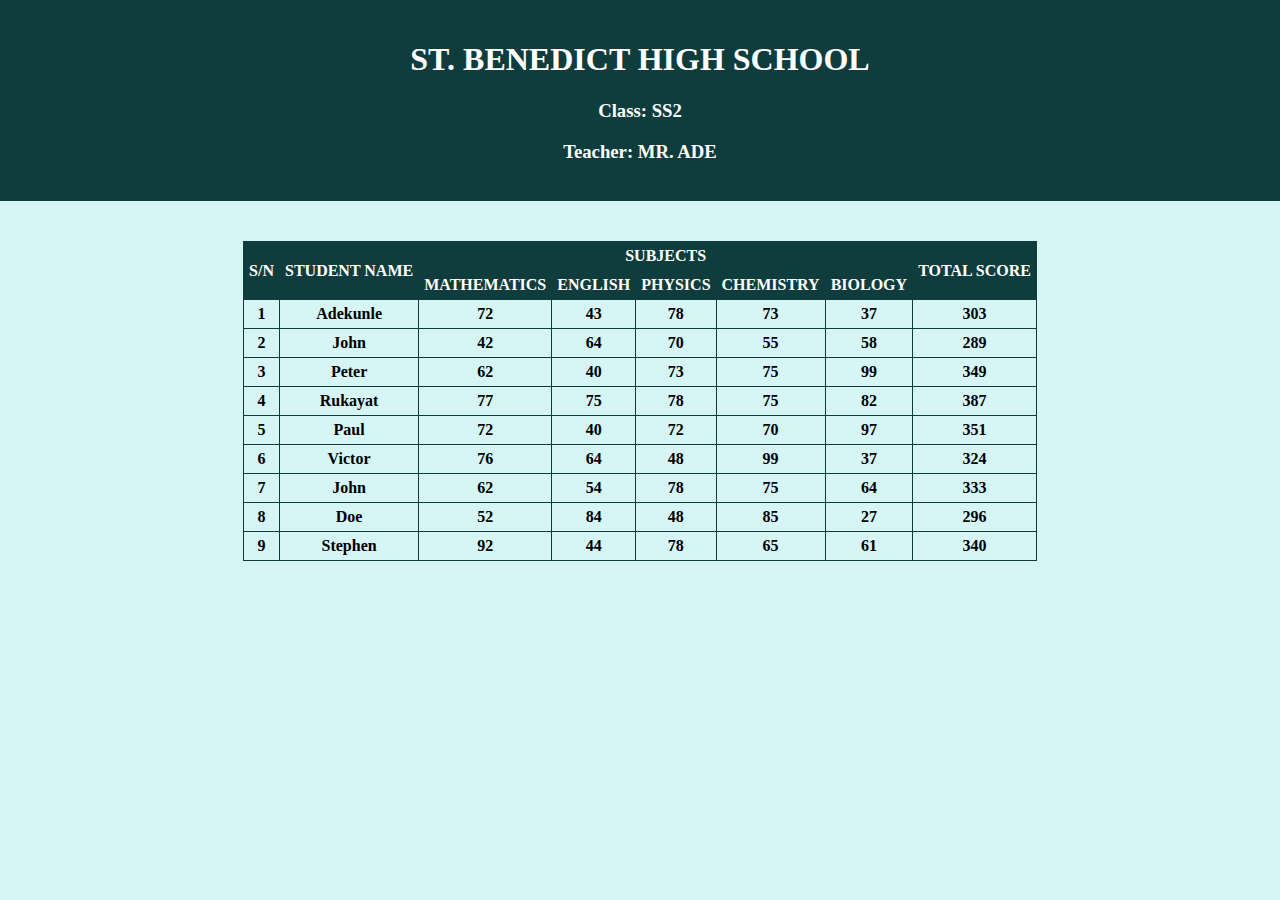
<file: week2/Html-tables-list/index.html>
<!DOCTYPE html>
<html>
<head>
	<title>HTML Tables and Lists</title>
	<link rel="stylesheet" href="main.css">
	<meta name="viewport" content="width=device-width, initial-scale=1.0">
</head>
<body>
	<div id="header">
		<h1>ST. BENEDICT HIGH SCHOOL</h1>
		<h3>Class: <b>SS2</h3>
		<h3>Teacher: <b>MR. ADE</h3>
	</div>
	<div id="container">
		<table align="center">
			<thead id="theader">
				<tr class="head">
					<th rowspan="2">S/N</th>
					<th rowspan="2">STUDENT NAME</th>
					<th colspan="5">SUBJECTS</th>
					<th rowspan="2">TOTAL SCORE</th>
				</tr>
				<tr>
					<th>MATHEMATICS</th>
					<th>ENGLISH</th>
					<th>PHYSICS</th>
					<th>CHEMISTRY</th>
					<th>BIOLOGY</th>
				</tr>
			</thead>
			<tbody>
				<tr class="entry">
					<td>1</td>
					<td>Adekunle</td>
					<td class="subject-score">72</td>
					<td class="subject-score">43</td>
					<td class="subject-score">78</td>
					<td class="subject-score">73</td>
					<td class="subject-score">37</td>
					<td class="total">303</td>
				</tr>
				<tr class="entry">
					<td>2</td>
					<td>John</td>
					<td class="subject-score">42</td>
					<td class="subject-score">64</td>
					<td class="subject-score">70</td>
					<td class="subject-score">55</td>
					<td class="subject-score">58</td>
					<td class="total">289</td>
				</tr>
				<tr class="entry">
					<td>3</td>
					<td>Peter</td>
					<td class="subject-score">62</td>
					<td class="subject-score">40</td>
					<td class="subject-score">73</td>
					<td class="subject-score">75</td>
					<td class="subject-score">99</td>
					<td class="total">349</td>
				</tr>
				<tr class="entry">
					<td>4</td>
					<td>Rukayat</td>
					<td class="subject-score">77</td>
					<td class="subject-score">75</td>
					<td class="subject-score">78</td>
					<td class="subject-score">75</td>
					<td class="subject-score">82</td>
					<td class="total">387</td>
				</tr>
				<tr class="entry">
					<td>5</td>
					<td>Paul</td>
					<td class="subject-score">72</td>
					<td class="subject-score">40</td>
					<td class="subject-score">72</td>
					<td class="subject-score">70</td>
					<td class="subject-score">97</td>
					<td class="total">351</td>
				</tr>
				<tr class="entry">
					<td>6</td>
					<td>Victor</td>
					<td class="subject-score">76</td>
					<td class="subject-score">64</td>
					<td class="subject-score">48</td>
					<td class="subject-score">99</td>
					<td class="subject-score">37</td>
					<td class="total">324</td>
				</tr>
				<tr class="entry">
					<td>7</td>
					<td>John</td>
					<td class="subject-score">62</td>
					<td class="subject-score">54</td>
					<td class="subject-score">78</td>
					<td class="subject-score">75</td>
					<td class="subject-score">64</td>
					<td class="total">333</td>
				</tr>
				<tr class="entry">
					<td>8</td>
					<td>Doe</td>
					<td class="subject-score">52</td>
					<td class="subject-score">84</td>
					<td class="subject-score">48</td>
					<td class="subject-score">85</td>
					<td class="subject-score">27</td>
					<td class="total">296</td>
				</tr>
				<tr class="entry">
					<td>9</td>
					<td>Stephen</td>
					<td class="subject-score">92</td>
					<td class="subject-score">44</td>
					<td class="subject-score">78</td>
					<td class="subject-score">65</td>
					<td class="subject-score">61</td>
					<td class="total">340</td>
				</tr>
			</tbody>
		</table>
	</div>
</body>
</html>
</file>
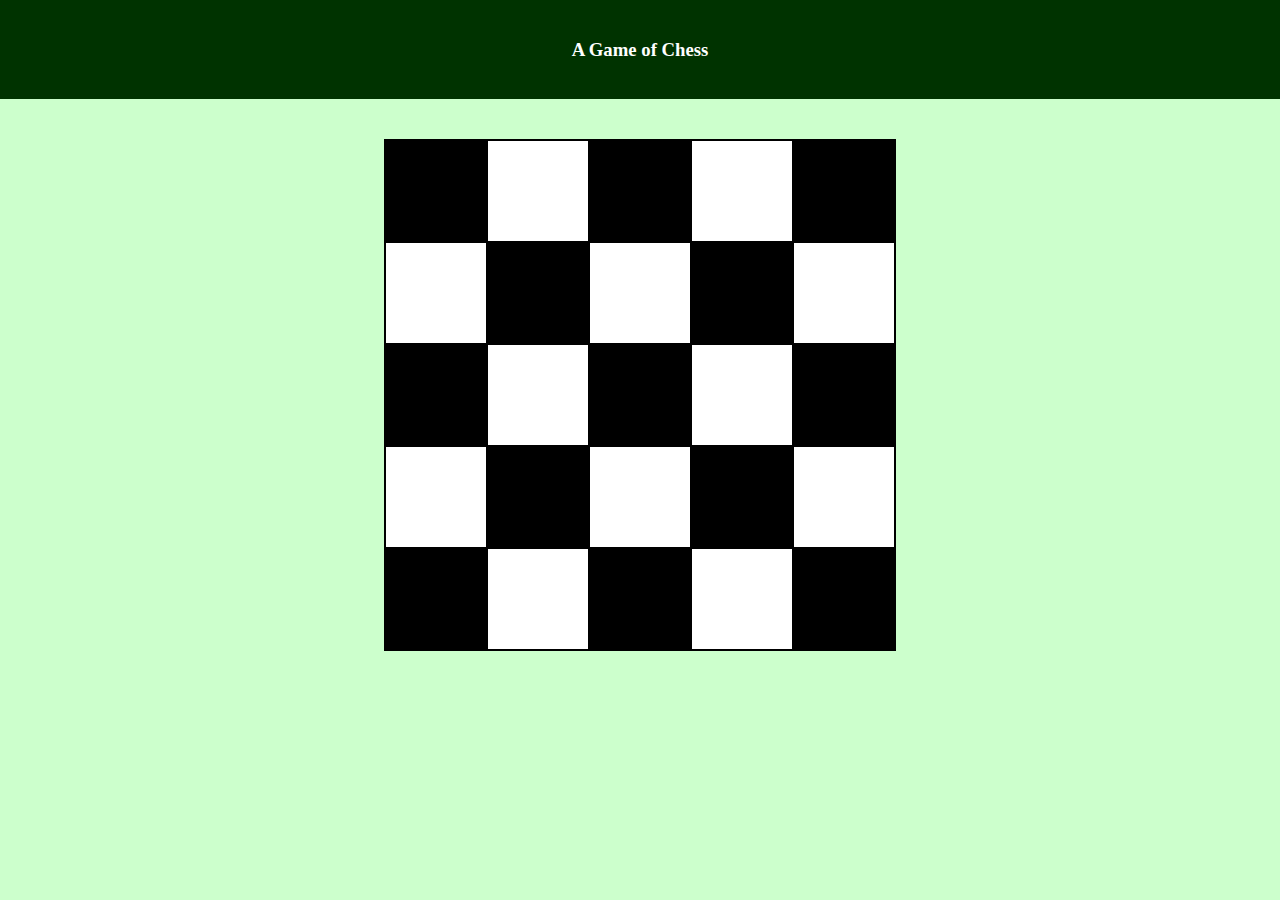
<file: week3_4/chess_ui/index.html>
<!DOCTYPE html>
<html>
<head>
	<title>HTML Tables and Lists</title>
	<link rel="stylesheet" href="style.css">
	<meta name="viewport" content="width=device-width, initial-scale=1.0">
</head>
<body>
	<div id="header">
		<h3>A Game of Chess</h3>
	</div>
	<div id="container">
		<table align="center">
            <tr>
                <td class="black"></td>
                <td class="white"></td>
                <td class="black"></td>
                <td class="white"></td>
                <td class="black"></td>
            </tr>

            <tr>
                <td class="white"></td>
                <td class="black"></td>
                <td class="white"></td>
                <td class="black"></td>
                <td class="white"></td>
            </tr>

            <tr>
                <td class="black"></td>
                <td class="white"></td>
                <td class="black"></td>
                <td class="white"></td>
                <td class="black"></td>
            </tr>

            <tr>
                <td class="white"></td>
                <td class="black"></td>
                <td class="white"></td>
                <td class="black"></td>
                <td class="white"></td>
            </tr>

            <tr>
                <td class="black"></td>
                <td class="white"></td>
                <td class="black"></td>
                <td class="white"></td>
                <td class="black"></td>
            </tr>
		</table>
	</div>
</body>
</html>
</file>
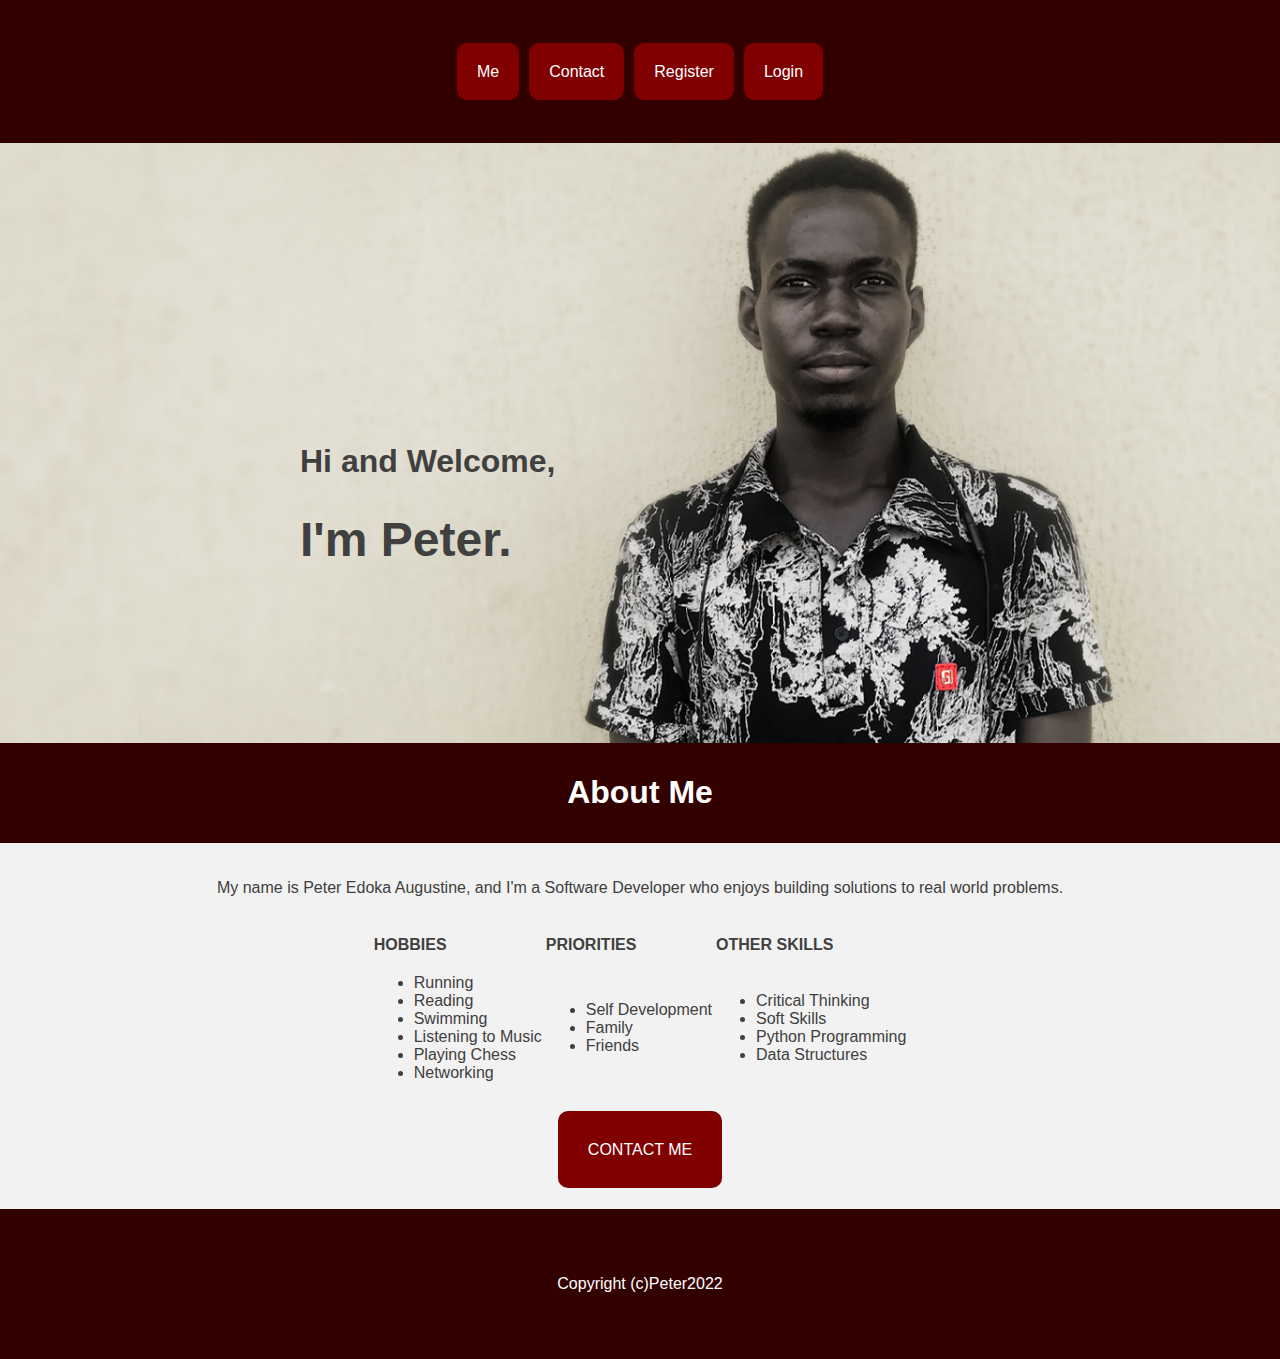
<file: week3_4/mini_website/index.html>
<!DOCTYPE html>
<html>
	<head>
		<title>Peter</title>
		<link rel="stylesheet" href="style.css" />
		<meta name="viewport" content="width=device-width, initial-scale=1.0" />
	</head>
	<body>
		<header>
			<div id="navbar">
				<table align="center">
					<tr>
						<td class="nav-item"><a href="index.html">Me</a></td>
						<td class="nav-item"><a href="contact.html">Contact</a></td>
						<td class="nav-item"><a href="register.html">Register</a></td>
						<td class="nav-item"><a href="login.html">Login</a></td>
					</tr>
				</table>
			</div>
		</header>
		<main>
			<div id="container">
        <div class="landing">
          <div class="name">
            <h1>Hi and Welcome,</h1>
            <h1 class="me">I'm Peter.</h1>
          </div>
        </div>
        <div>
          <div class="sub-head">
            <h1>About Me</h1>
          </div>
          <div class="sub-body">
            <p>My name is Peter Edoka Augustine, and I'm a Software Developer who enjoys building solutions to real world problems.</p>
            <table align=center>
              <thead>
              <tr>
                <th>HOBBIES</th>
                <th>PRIORITIES</th>
                <th>OTHER SKILLS</th>
              </tr>
              </thead>
              <tbody>
              <tr>
                <td>
                  <ul>
                    <li>Running</li>
                    <li>Reading</li>
                    <li>Swimming</li>
                    <li>Listening to Music</li>
                    <li>Playing Chess</li>
                    <li>Networking</li>
                  </ul>
                </td>
                <td>
                  <ul>
                    <li>Self Development</li>
                    <li>Family</li>
                    <li>Friends</li>
                  </ul>
                </td>
                <td>
                  <ul>
                    <li>Critical Thinking</li>
                    <li>Soft Skills</li>
                    <li>Python Programming</li>
                    <li>Data Structures</li>                
                  </ul>
                </td>
              </tr>
              </tbody>
            </table>
          </div>
          <div id="contact">
            <a class="contact" href="contact.html">CONTACT ME</a>
          </div>
      </div>
		</main>
		<footer>
			<div>
        <p>Copyright (c)Peter2022</p>
      </div>
		</footer>
	</body>
</html>
</file>
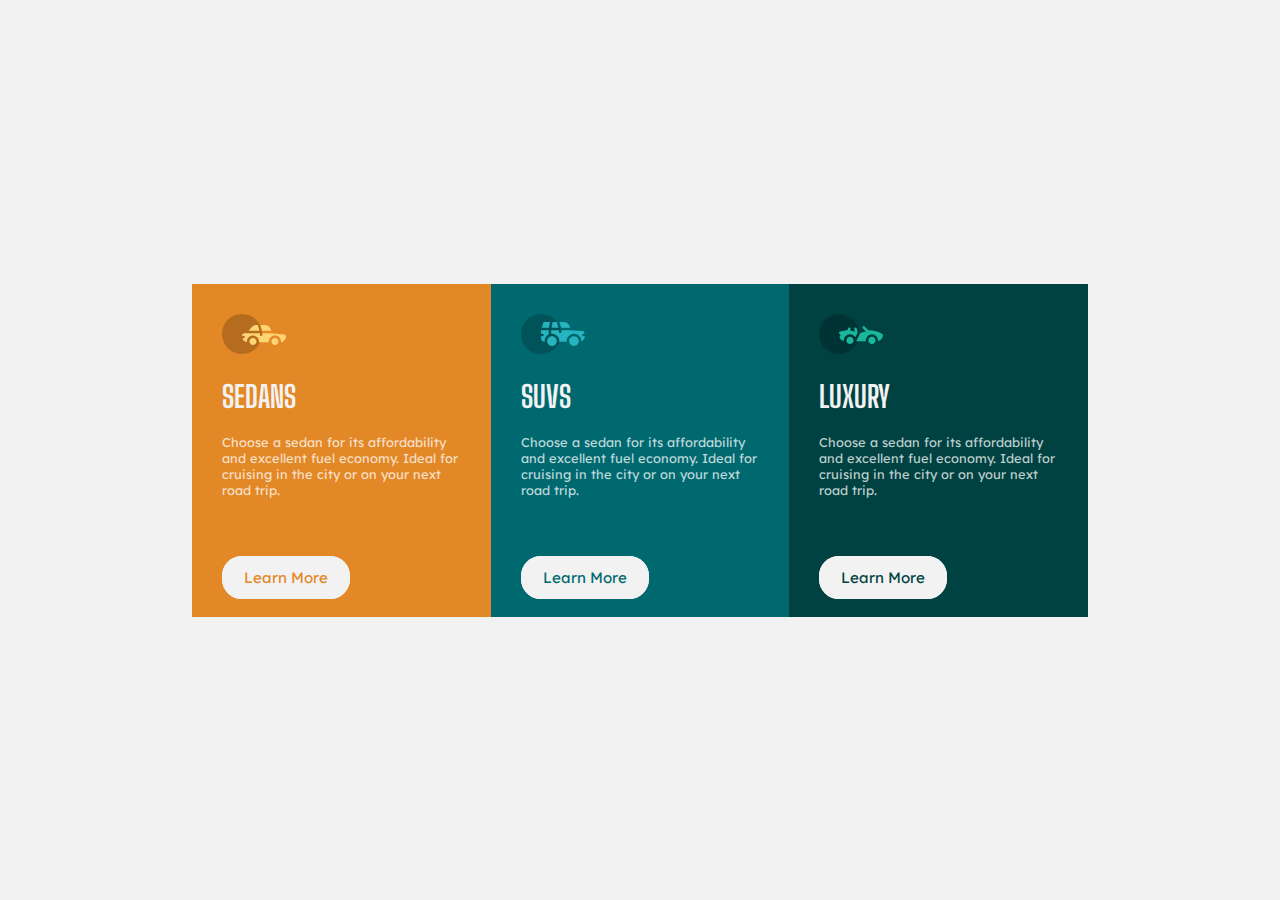
<file: week5/flexbox/index.html>
<!DOCTYPE html>
<html>
<head>
	<title></title>
	<link rel="stylesheet" type="text/css" href="grid.css">
</head>
<body>
	<main id="main">
		<div class="card" id="sedans">
			<svg width="64" height="40" xmlns="http://www.w3.org/2000/svg"><g fill="none" fill-rule="evenodd"><circle fill="#000" opacity=".201" cx="20" cy="20" r="20"/><path d="M52.936 24.11c1.942 0 3.517 1.542 3.517 3.445 0 1.903-1.575 3.445-3.517 3.445s-3.516-1.542-3.516-3.445c0-1.903 1.574-3.445 3.516-3.445zm-21.957 0c1.942 0 3.517 1.542 3.517 3.445 0 1.903-1.575 3.445-3.517 3.445s-3.516-1.542-3.516-3.445c0-1.903 1.574-3.445 3.516-3.445zm6.948-4.848v1.429c0 .716.61 1.293 1.348 1.259a1.295 1.295 0 001.225-1.295v-1.393h8.256l13.483 1.313c.956.093 1.676.881 1.676 1.814 0 2.89-2.126 5.303-4.926 5.819.397-3.557-2.458-6.62-6.053-6.62-3.646 0-6.504 3.14-6.039 6.723h-9.879c.466-3.588-2.397-6.722-6.039-6.722-3.595 0-6.45 3.062-6.052 6.62-2.14-.398-3.916-1.912-4.61-3.931h1.142c.731 0 1.32-.598 1.285-1.322-.033-.678-.629-1.2-1.322-1.2H20v-.251c0-1.274 1.066-2.243 2.306-2.243h15.62zM42.59 11c2.645 0 4.99 1.556 5.972 3.963l.726 1.779H40.17L38.413 11h4.178zm-6.865 0l1.758 5.741H26.505l3.357-3.654A6.502 6.502 0 0134.644 11h1.082z" fill="#FFD473" fill-rule="nonzero"/></g></svg>				
			<h1>SEDANS</h1>
			<p>Choose a sedan for its affordability and excellent fuel economy. Ideal for cruising in the city or on your next road trip.</p>
			<a href="#" class="btn">Learn More</a>
		</div>
		<div class="card" id="suv">
			<svg width="64" height="40" xmlns="http://www.w3.org/2000/svg"><g fill="none" fill-rule="evenodd"><circle fill="#000" opacity=".201" cx="20" cy="20" r="20"/><path d="M31.002 22.358c2.917 0 5.18 2.593 4.762 5.506a4.828 4.828 0 01-2.962 3.778 4.797 4.797 0 01-5.3-1.165c-1.188-1.26-1.235-2.613-1.263-2.613-.42-2.924 1.857-5.506 4.763-5.506zm22 0c3.457 0 5.798 3.567 4.41 6.744A4.816 4.816 0 0152.3 31.94a4.826 4.826 0 01-4.06-4.077c-.42-2.915 1.846-5.506 4.762-5.506zm-15.04-6.083v1.462a1.29 1.29 0 001.352 1.29c.693-.033 1.227-.631 1.227-1.326v-1.426h8.3l13.056.716a1.29 1.29 0 011.164.917c.27.895.446 1.477.563 1.87h-1.047c-.694 0-1.291.534-1.324 1.228a1.29 1.29 0 001.288 1.352h1.445c-.164 2.225-1.57 4.193-3.6 5.05.13-4.212-3.255-7.63-7.384-7.63-4.317 0-7.762 3.718-7.358 8.086h-7.285c.43-4.655-3.503-8.531-8.131-8.046v-3.543h7.734zm-10.312 0v4.308a7.4 7.4 0 00-4.006 7.274 3.874 3.874 0 01-3.642-3.864v-1.635h1.46a1.29 1.29 0 000-2.58h-1.461v-3.213l.003-.29h7.646zm14.986-8.196c2.65 0 5 1.592 5.984 4.055l.63 1.579a5.525 5.525 0 01-.065-.004l-.026-.002-.034-.002-.022-.002a4.178 4.178 0 00-.224-.006l-.098-.001h-.039l-.136-.001h-.052l-.326-.001H40.211L38.528 8.08zm-13.632 0l-1.122 5.616h-7.144l1.47-4.71a1.29 1.29 0 011.231-.906h5.565zm6.832 0l1.683 5.615h-7.007l1.121-5.615h4.203z" fill="#26B5C0" fill-rule="nonzero"/></g></svg>				
			<h1>SUVS</h1>
			<p>Choose a sedan for its affordability and excellent fuel economy. Ideal for cruising in the city or on your next road trip.</p>
			<a href="#" class="btn">Learn More</a>
		</div>
		<div class="card" id="luxury">
			<svg width="64" height="40" xmlns="http://www.w3.org/2000/svg"><g fill="none" fill-rule="evenodd"><circle fill="#000" opacity=".201" cx="20" cy="20" r="20"/><path d="M30.98 22.835c1.941 0 3.516 1.604 3.516 3.583 0 1.978-1.575 3.582-3.517 3.582s-3.516-1.604-3.516-3.582c0-1.979 1.574-3.583 3.516-3.583zm21.956 0c1.942 0 3.517 1.604 3.517 3.583 0 1.978-1.575 3.582-3.517 3.582s-3.516-1.604-3.516-3.582c0-1.979 1.574-3.583 3.516-3.583zm-9.143-10.45a1.27 1.27 0 011.819 0l3.715 3.784c4.444-.115 9.7 1.142 13.964 3.753.387.237.624.664.624 1.124 0 3.006-2.126 5.514-4.926 6.05.397-3.698-2.458-6.882-6.053-6.882-3.646 0-6.504 3.264-6.039 6.99h-9.669c.76-1.544.993-2.026 1.337-2.711l.082-.162c.421-.835 1.056-2.07 2.883-5.65 1.68-.023 3.47-.408 5.247-1.403l-2.984-3.04a1.328 1.328 0 010-1.854zm-7.68 1.064c.683-.2 1.395.202 1.592.898l.749 2.652a3.46 3.46 0 01-.247 2.51l-1.733 3.395-.216.424c-1.07-1.89-3.06-3.114-5.279-3.114-3.595 0-6.45 3.184-6.052 6.885-1.832-.347-3.414-1.537-4.278-3.276a1.331 1.331 0 01.117-1.376l.955-1.303-1.325-1.295c-.751-.735-.376-2.024.64-2.231l6.614-1.346.13-.026c.092-.019.145-.03.157-.031.314-.146 1.07-.591 1.07-1.506 0-.734.592-1.327 1.316-1.31.712.016 1.268.662 1.256 1.388a4.11 4.11 0 01-.348 1.611 22.69 22.69 0 014.7 1.146l-.7-2.473a1.314 1.314 0 01.882-1.622z" fill="#19B89D" fill-rule="nonzero"/></g></svg>
			<h1>LUXURY</h1>
			<p>Choose a sedan for its affordability and excellent fuel economy. Ideal for cruising in the city or on your next road trip.</p>
			<a href="#" class="btn">Learn More</a>
		</div>
	</main>
</body>
</html>
</file>
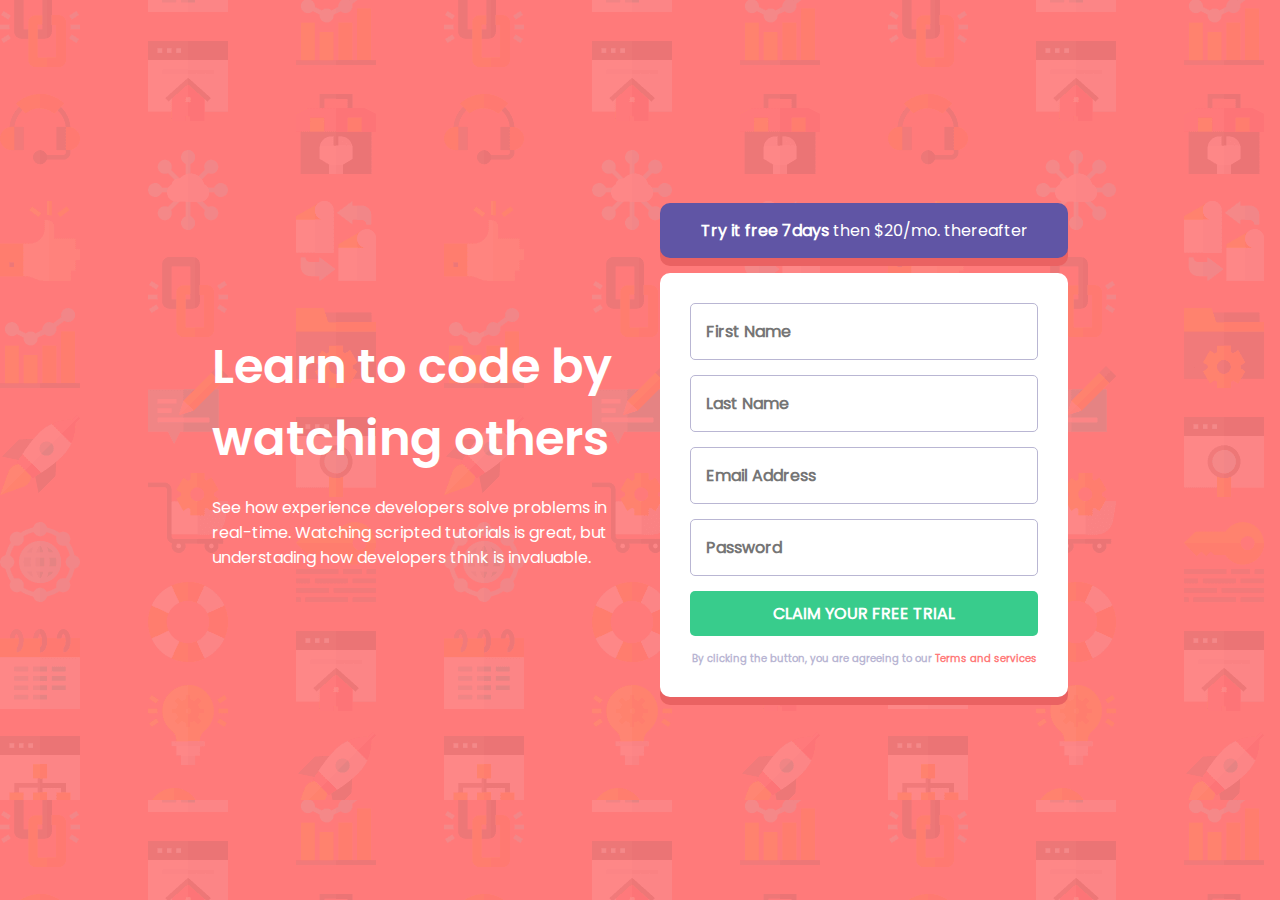
<file: week5/register_page/index.html>
<!DOCTYPE html>
<html>
	<head>
		<title>Register Page</title>
		<link rel="stylesheet" type="text/css" href="style.css" />
		<meta name="viewport" content="width=device-width, initial-scale=1.0" />
		<link
			rel="shortcut icon"
			href="images\favicon-32x32.png"
			type="image/x-icon"
		/>
	</head>
	<body>
		<main>
			<div id="info">
				<h1>Learn to code by watching others</h1>
				<p>
					See how experience developers solve problems in real-time. Watching
					scripted tutorials is great, but understading how developers think is
					invaluable.
				</p>
			</div>
			<div id="form-area">
				<div id="trial" class="box">
					<p><b>Try it free 7days</b> then $20/mo. thereafter</p>
				</div>
				<div id="form" class="box">
					<form>
						<div class="input-fields">
							<div class="input-box">
								<input
									class="input"
									type="text"
									name="first_name"
									placeholder="First Name"
									required
								/>
							</div>
							<div class="input-box">
								<input
									class="input"
									type="text"
									name="last_name"
									placeholder="Last Name"
									required
								/>
							</div>
							<div class="input-box">
								<input
									class="input"
									type="text"
									name="email"
									placeholder="Email Address"
									required
								/>
							</div>
							<div class="input-box">
								<input
									class="input"
									type="password"
									name="password"
									placeholder="Password"
									required
								/>
							</div>
						</div>
						<button class="claim" type="submit">CLAIM YOUR FREE TRIAL</button>
						<div class="form-footer">
							<p>
								By clicking the button, you are agreeing to our
								<span>Terms and services</span>
							</p>
						</div>
					</form>
				</div>
			</div>
		</main>
	</body>
</html>
</file>
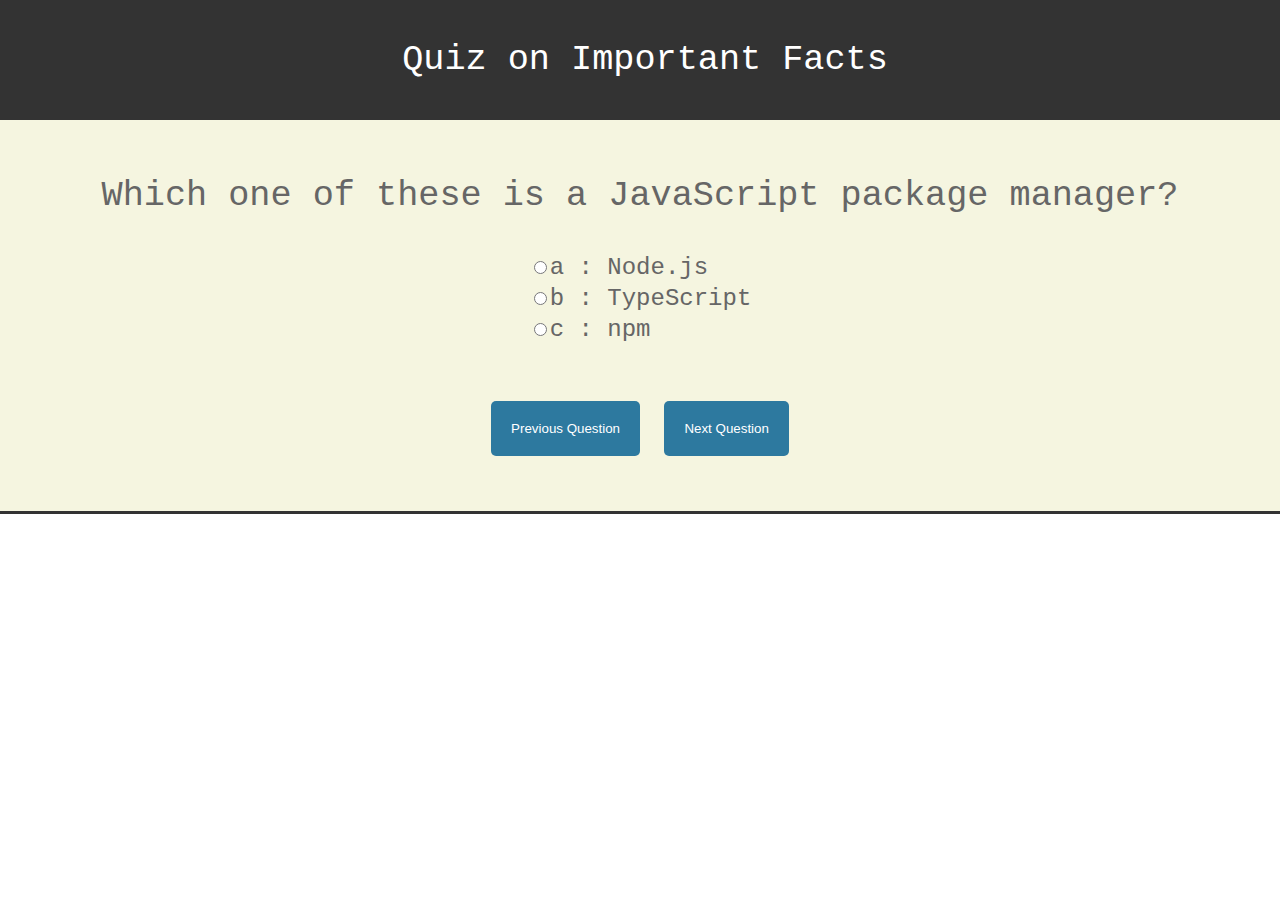
<file: quiz.html>
<!DOCTYPE html>
<html>
	<head>
    	<meta name="viewport" content="width=device-width, initial-scale=1.0">
		<title>Quiz</title>
	</head>
	<style type="text/css">
		body {
			margin: 0px;
			font-family: monospace;
			font-size: 1.5rem;
			text-align: center;
		}
		#header {
			background-color: #333333;
			color: white;
			text-align: center;
			width: 100%;
			padding: 5px;
		}
		#main {
			padding: 20px 0 50px 0;

			color: #666666;
			background-color: #f5f5e0;
			border-bottom: 3px solid #333333;
		}
		#main p, #header p {
			font-size: 2.2rem;
		}
		table {
			text-align: left;
		}
		#q-nav {
			margin-top: 50px;
		}
		button {
			color: white;
			background-color: #2d799f;
			margin: 5px;
			padding: 20px;
			border: 0px;
			border-radius: 5px;
			text-decoration: none;
		}
		button:hover {
			background-color: #3897c7;
		}
	</style>
	<body>
		<div id="header">
			<p>Quiz on Important Facts</p>
		</div>
		<div id="main">
			<p>Which one of these is a JavaScript package manager?</p>
			<form>
				<table align="center">
					<tr>
						<td><input type="radio" id="1" name="ans">a : Node.js</td>
					</tr>
					<tr>
						<td><input type="radio" id="2" name="ans">b : TypeScript</td>
					</tr>
					<tr>
						<td><input type="radio" id="3" name="ans">c : npm</td>
					</tr>
				</table>
			</form>
			<div id="q-nav">
				<button>Previous Question</button>
				<button>Next Question</button>
			</div>
		</div>
	</body>
</html>
</file>
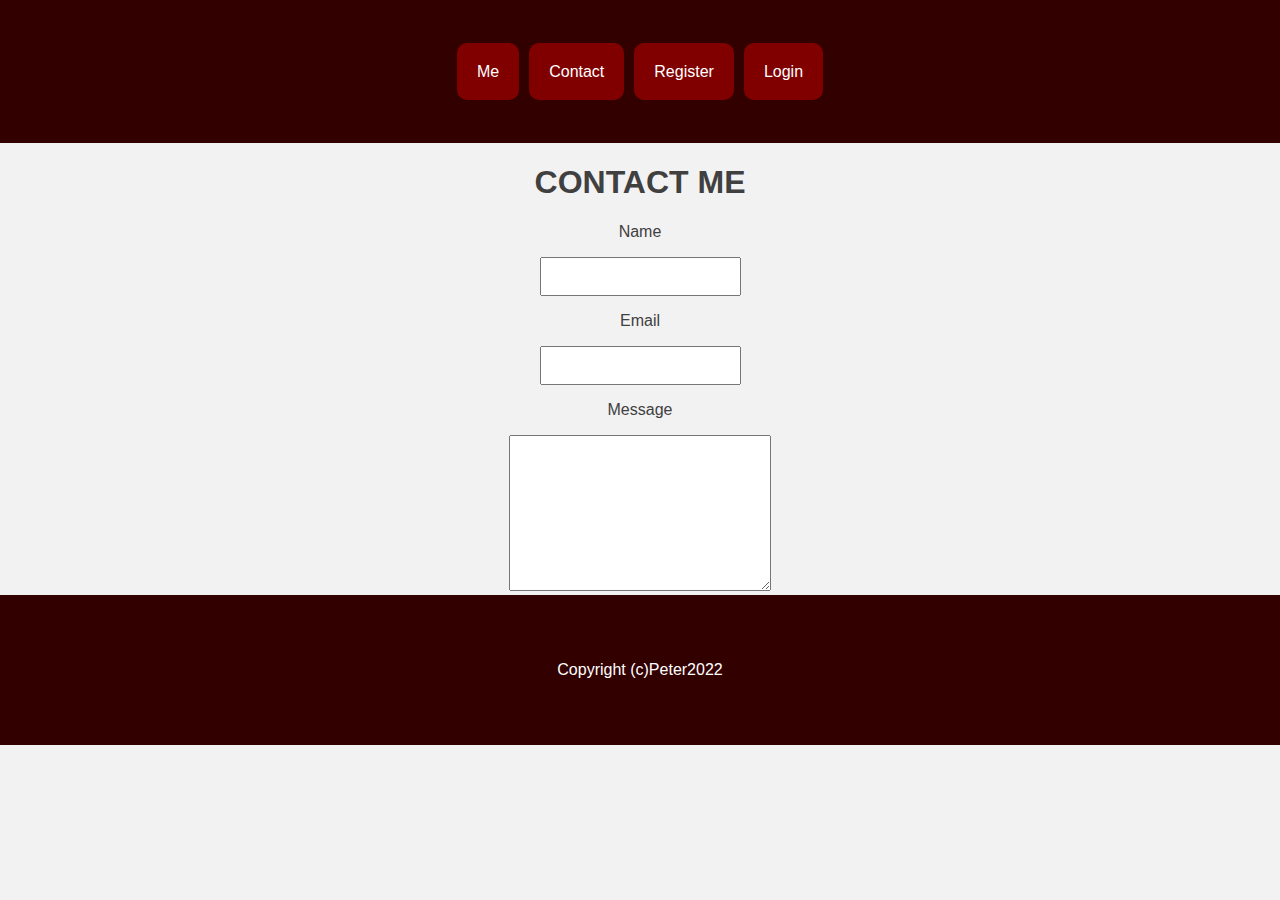
<file: week3_4/mini_website/contact.html>
<!DOCTYPE html>
<html>
	<head>
		<title>Contact</title>
		<link rel="stylesheet" href="style.css" />
		<meta name="viewport" content="width=device-width, initial-scale=1.0" />
	</head>
	<body>
		<header>
			<div id="navbar">
				<table align="center">
					<tr>
						<td class="nav-item"><a href="index.html">Me</a></td>
						<td class="nav-item"><a href="contact.html">Contact</a></td>
						<td class="nav-item"><a href="register.html">Register</a></td>
						<td class="nav-item"><a href="login.html">Login</a></td>
					</tr>
				</table>
			</div>
		</header>
		<main>
			<div id="container">
        		<h1>CONTACT ME</h1>
		        <form action="#">
		        	<p>Name</p>
		        	<input type="text" name="name"><br>
		        	<p>Email</p>
		        	<input type="email" name="email"><br>
		        	<p>Message</p>
		        	<textarea name="message" rows="10" cols="30"></textarea>
		        </form>
      		</div>
		</main>
		<footer>
			<div>
        <p>Copyright (c)Peter2022</p>
      </div>
		</footer>
	</body>
</html>
</file>
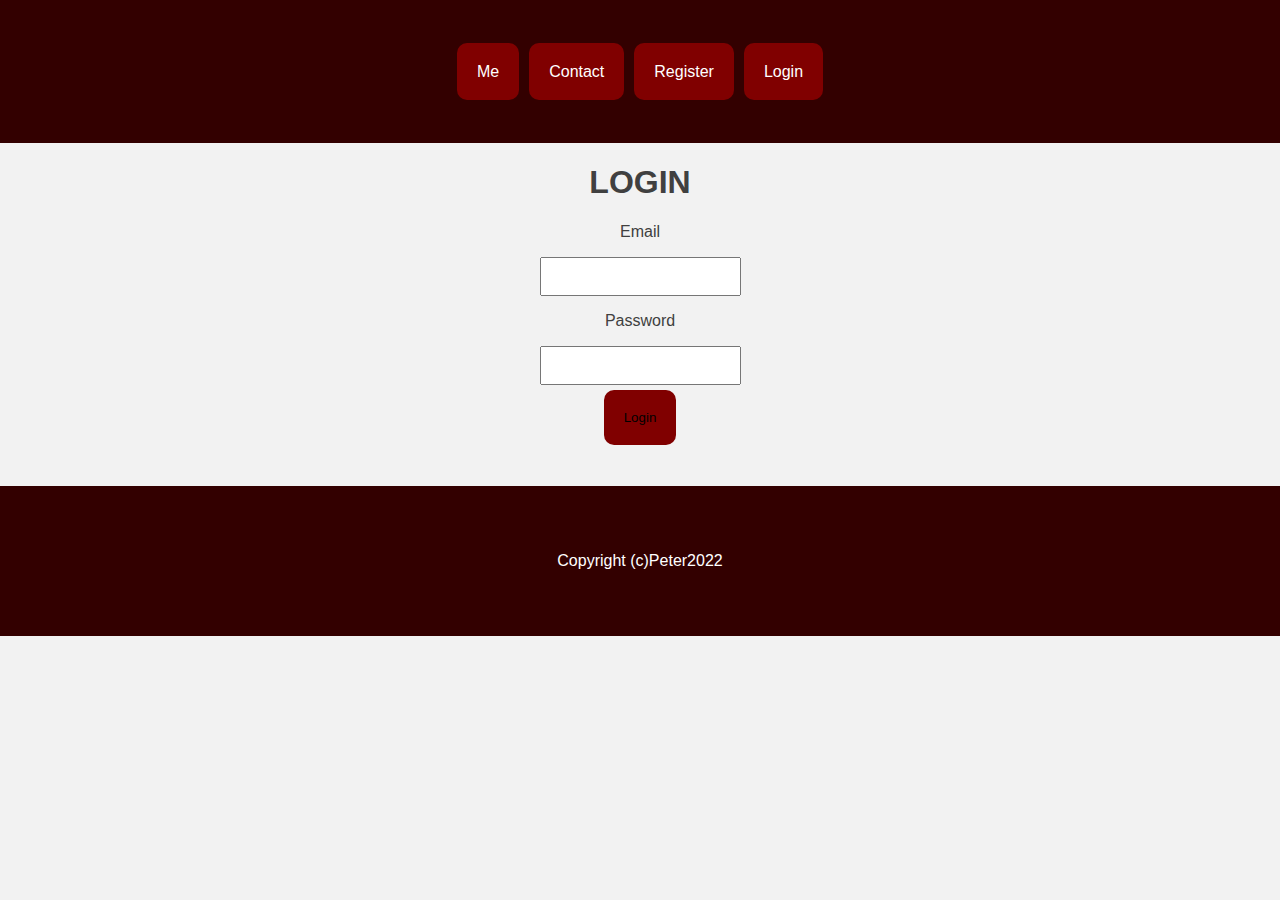
<file: week3_4/mini_website/login.html>
<!DOCTYPE html>
<html>
	<head>
		<title>Login</title>
		<link rel="stylesheet" href="style.css" />
		<meta name="viewport" content="width=device-width, initial-scale=1.0" />
	</head>
	<body>
		<header>
			<div id="navbar">
				<table align="center">
					<tr>
						<td class="nav-item"><a href="index.html">Me</a></td>
						<td class="nav-item"><a href="contact.html">Contact</a></td>
						<td class="nav-item"><a href="register.html">Register</a></td>
						<td class="nav-item"><a href="login.html">Login</a></td>
					</tr>
				</table>
			</div>
		</header>
		<main>
			<div id="container">
        		<h1>LOGIN</h1>
		        <form action="#">
		        	<p>Email</p>
		        	<input type="email" name="email"><br>
		        	<p>Password</p>
		        	<input type="password" name="password"><br>
		        	<button type="submit">Login</button>
		        </form>
		        <br><br>
      		</div>
		</main>
		<footer>
			<div>
        <p>Copyright (c)Peter2022</p>
      </div>
		</footer>
	</body>
</html>
</file>
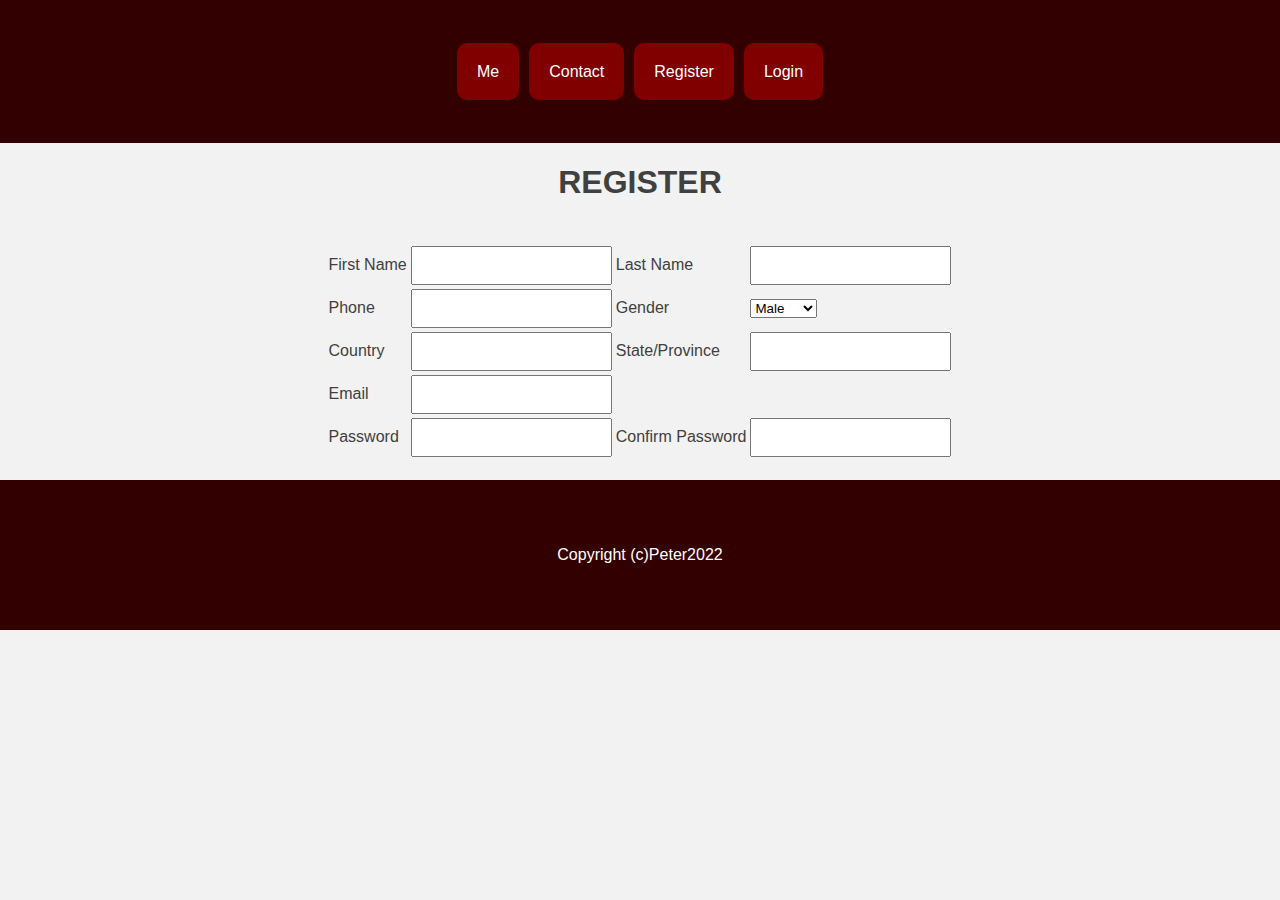
<file: week3_4/mini_website/register.html>
<!DOCTYPE html>
<html>
	<head>
		<title>Register</title>
		<link rel="stylesheet" href="style.css" />
		<meta name="viewport" content="width=device-width, initial-scale=1.0" />
	</head>
	<body>
		<header>
			<div id="navbar">
				<table align="center">
					<tr>
						<td class="nav-item"><a href="index.html">Me</a></td>
						<td class="nav-item"><a href="contact.html">Contact</a></td>
						<td class="nav-item"><a href="register.html">Register</a></td>
						<td class="nav-item"><a href="login.html">Login</a></td>
					</tr>
				</table>
			</div>
		</header>
		<main>
			<div id="container">
        		<h1>REGISTER</h1>
		        <form action="#">
		          <table align="center">
		            <tr>
		              <td>First Name</td>
		              <td><input type="text" name="fname"></td>
		              <td>Last Name</td>
		              <td><input type="text" name="lname"></td>
		            </tr>
		            <tr>
		              <td>Phone</td>
		              <td><input type="text" name="phone"></td>
		              <td>Gender</td>
		              <td>
		              	<select name="gender">
		              		<option value="1">Male</option>
		              		<option value="0">Female</option>
		              	</select>
		              </td>
		          	</tr>
		            <tr>
		              <td>Country</td>
		              <td><input type="text" name="country"></td>
		              <td>State/Province</td>
		              <td><input type="text" name="state"></td>
		            </tr> 
		            <tr>
		              <td>Email</td>
		              <td colspan="3"><input type="email" name="email"></td>
		            </tr>
		              <td>Password</td>
		              <td><input type="password" name="pwd1"></td>
		              <td>Confirm Password</td>
		              <td><input type="password" name="pwd2"></td>
		            </tr>
		          </table>
		        </form>
      		</div>
		</main>
		<footer>
			<div>
        <p>Copyright (c)Peter2022</p>
      </div>
		</footer>
	</body>
</html>
</file>
<file: week2/Html-tables-list/main.css>
body {
    margin: 0px;
    background-color: #d6f5f5;
}
#header {
    text-align: center;
    padding: 20px;
    background-color: #0f3d3d;
    color: white;
}
#container {
    text-align: center;
    padding: 40px;

}
table, th, td {
    border: 1px solid #0f3d3d;
    border-collapse: collapse;
    padding: 5px;
  }
thead {
    border: 1px solid white;
    background-color: #0f3d3d;
    color: white;
}
</file>
<file: week3_4/chess_ui/style.css>
body {
    margin: 0px;
    background-color: #ccffcc;
}
#header {
    text-align: center;
    padding: 20px;
    background-color: #003300;
    color: white;
}
#container {
    text-align: center;
    padding: 40px;

}
table, th, td {
    border: 2px solid black;
    border-collapse: collapse;
    padding: 50px;
  }

.white {
    background-color: white;
}

.black {
    background-color: black;
}
</file>
<file: week3_4/mini_website/style.css>
body {
	margin: 0px;
  background-color: #f2f2f2;
  text-align: center;
  font-family: sans-serif;
  color: #404040;
}

header {
	background-color: #330000;
	padding: 40px;
	text-align: center;
  
}


.nav-item, button {
	display: inline;
	padding: 20px;
	margin: 5px;
	background-color: #800000;
  border-radius: 10px;
  border: 0px;

}

a {
	text-decoration: none;
  color: white;
}

.landing {
  background-image: url("assets/peter.jpg");
  background-position: center;
  background-repeat: no-repeat;
  background-size: cover;
  width: 100%;
  height: 600px;
  overflow: hidden;
}

.name {
  text-align: left;
  margin: 300px;
}

table {
  text-align: left;
  padding: 20px;
}

.contact {
  background-color: #800000;
  padding: 30px;
  border-radius: 10px;
}

footer {
  padding: 50px;
  color: white;
  background-color: #330000;
}

.sub-head {
  padding: 10px;
  color: white;
  background-color: #330000;
}

.sub-body {
  padding: 20px;
}

#contact {
  margin-bottom:50px;
}

.me {
  font-size: 3rem;
}

input {
	padding: 10px;
}
</file>
<file: week5/flexbox/grid.css>
@font-face {
	font-family: header;
	src: url(fonts/BigShouldersDisplay.ttf);
	font-weight: 700;
}

@font-face {
	font-family: body;
	src: url(fonts/LexendDeca.ttf);
	font-weight: 400;
}

* {
	margin: 0;
	padding: 0;
	color: white;
	box-sizing: border-box;

}

body {
	background-color: hsl(0, 0%, 95%);
	font-family: body;
	font-size: 15px;
}

main {
	display: grid;
	grid-template-areas:
	'sedans suv luxury';
	width: 70%;
	margin: auto;
	justify-content: center;
	align-items: center;
	height: 100vh;
	flex-direction: row;
}

#main {
	border-radius: 20px;

}

p {
	color: hsla(0, 0%, 100%, 0.75);
	font-size: 0.8rem;
	margin-bottom: 70px;
}

h1, h2, h3, h4, h5, h6 {
	color: hsl(0, 0%, 95%);
	font-family: header;
	margin: 20px 0;
}

a {
	text-decoration: none;
}

.btn {
	background-color: hsl(0, 0%, 95%);
	border: 2px solid hsl(0, 0%, 95%);
	border-radius: 20px;
	padding: 10px 20px;
	margin-bottom: 30px;
}

h3 {
	margin: 20px 0 20px 0;
}

.card {
	padding: 30px;
}

#sedans {
	grid-area: sedans;
	background-color: hsl(31, 77%, 52%);
}

#sedans a {
	color: hsl(31, 77%, 52%);
}

#suv {
	grid-area: suv;
	background-color: hsl(184, 100%, 22%);

}
#suv a {
	color: hsl(184, 100%, 22%);
}

#luxury {
	grid-area: luxury;
	background-color: hsl(179, 100%, 13%);

}

#luxury a {
	color: hsl(179, 100%, 13%);
}

a:hover {
	background-color: transparent;
}

#sedans a:hover {
	color: white;
}

#suv a:hover {
	color: white;
}

#luxury a:hover {
	color: white;
}
</file>
<file: week5/register_page/style.css>
@font-face {
	font-family: "PoppinsRegular";
	src: url("fonts/Poppins-Regular.ttf");
	font-weight: 400, 500, 600, 700;
}

@font-face {
	font-family: "PoppinsBlack";
	src: url("fonts/Poppins-SemiBold.ttf");
	font-weight: 400, 500, 600, 700;
}

* {
	margin: 0;
	padding: 0;
	box-sizing: border-box;
	font-family: PoppinsRegular;
	font-size: 16px;
}

body {
	background-color: hsl(0, 100%, 74%);
	background-image: url("images/bg-intro-desktop.png");
	background-repeat: x;
}

main {
	display: flex;
	width: 70%;
	margin: auto;
	justify-content: center;
	align-items: center;
	height: 100vh;
}

#info {
	color: white;
	width: 100%;
	margin: 20px;
}

#info h1 {
	margin-bottom: 20px;
	font-family: PoppinsBlack;
	font-weight: bold;
	font-size: 3rem;
}

#form-area {
	width: 100%;
	display: grid;
	grid-template-areas:
		"trail"
		"form";
	grid-gap: 15px;
	margin: 20px;
}

#trial {
	grid-area: trail;
	background-color: hsl(248, 32%, 49%);
	text-align: center;
	width: 100%;
	border-radius: 10px;
	padding: 15px 30px;
	color: white;
}

#form {
	grid-area: form;
	background-color: white;
	width: 100%;
	border-radius: 10px;
	padding: 30px;
	text-align: center;
}

.box {
	box-shadow: 0px 8px hsl(0, 76%, 65%);
}

input {
	border: 0.5px solid hsl(246, 25%, 77%);
	color: hsl(249, 10%, 26%);
	border-radius: 5px;
	padding: 15px;
	width: 100%;
	font-weight: bold;
}

input:focus {
	outline-color: hsl(246, 25%, 77%);
}

.input-box {
	margin-bottom: 15px;
}

.claim {
	background-color: hsl(154, 59%, 51%);
	width: 100%;
	border-radius: 5px;
	padding: 10px 30px;
	color: white;
	border: 0px;
	margin-bottom: 15px;
	font-weight: bold;
}

.form-footer p,
span {
	font-size: 10px;
	font-weight: bold;
	color: hsl(246, 25%, 77%);
}

span {
	color: hsl(0, 100%, 74%);
}

@media (max-width: 375px), (orientation: portrait) {
	body {
		background-image: url("images/bg-intro-mobile.png");
		background-repeat: x;
	}

	main {
		display: flex;
		flex-direction: column;
		width: 90%;
		margin: auto;
		justify-content: center;
		align-items: center;
		height: 100vh;
	}

	#info {
		text-align: center;
		margin-bottom: 50px;
	}
}
</file>
